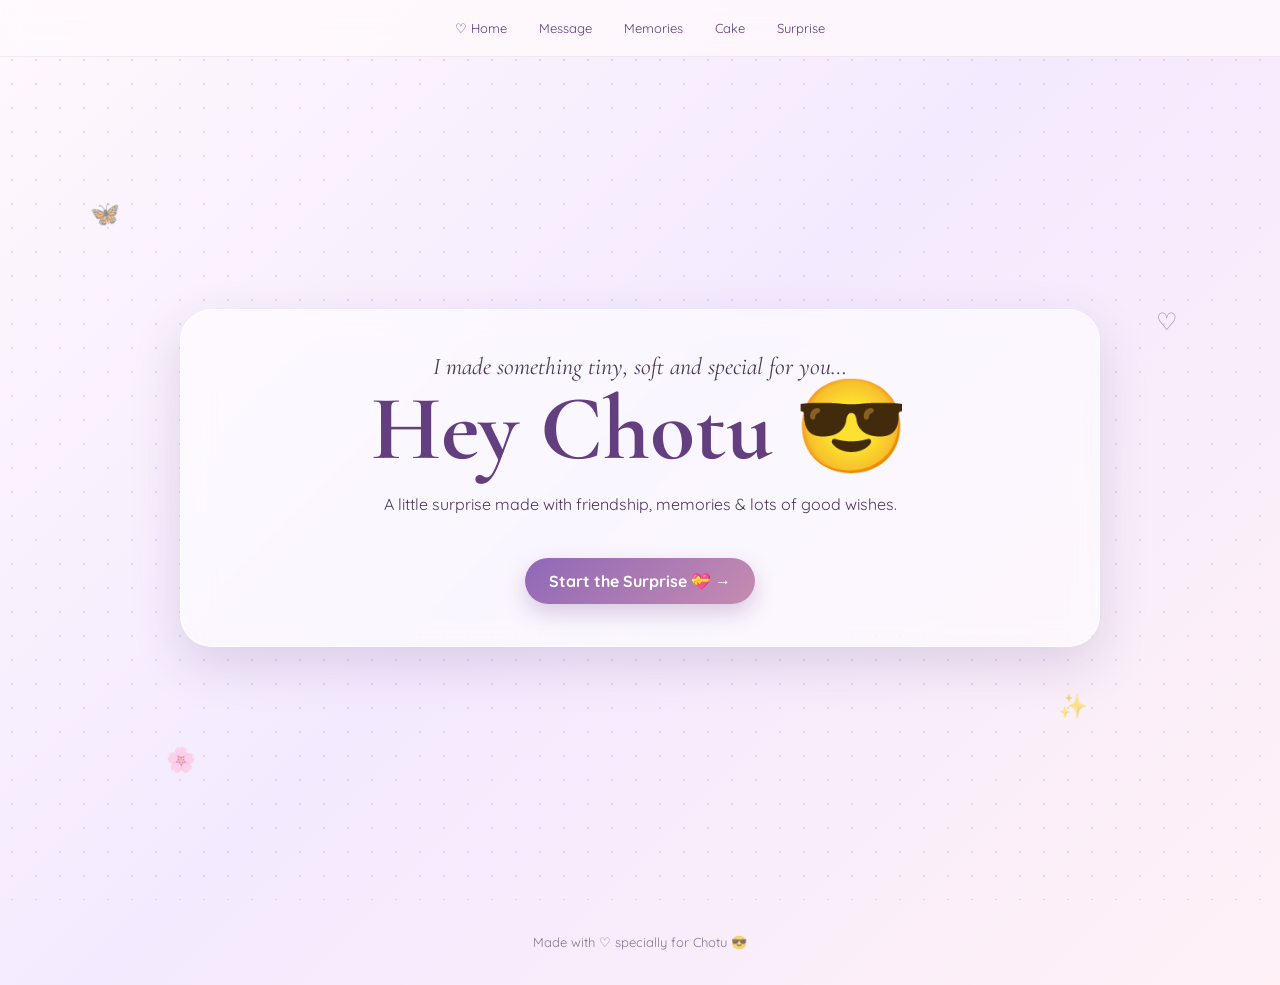
<file: index.html>
<!doctype html><html lang="en"><head><meta charset="utf-8"><meta name="viewport" content="width=device-width,initial-scale=1">
<title>Hey Chotu 😎</title><link rel="stylesheet" href="style.css"></head><body>
<div class="floating f1">🦋</div><div class="floating f2">♡</div><div class="floating f3">🌸</div><div class="floating f4">✨</div>
<nav><a href="index.html">♡ Home</a><a href="message.html">Message</a><a href="memories.html">Memories</a><a href="cake.html">Cake</a><a href="surprise.html">Surprise</a></nav><main class="hero"><div class="container"><div class="card"><div class="script" style="font-size:24px">I made something tiny, soft and special for you…</div><h1>Hey Chotu 😎</h1><div class="message"><p>A little surprise made with friendship, memories & lots of good wishes.</p></div><a class="btn" href="message.html">Start the Surprise 💝 →</a></div></div></main>
<footer>Made with ♡ specially for Chotu 😎</footer><script src="script.js"></script></body></html>
</file>
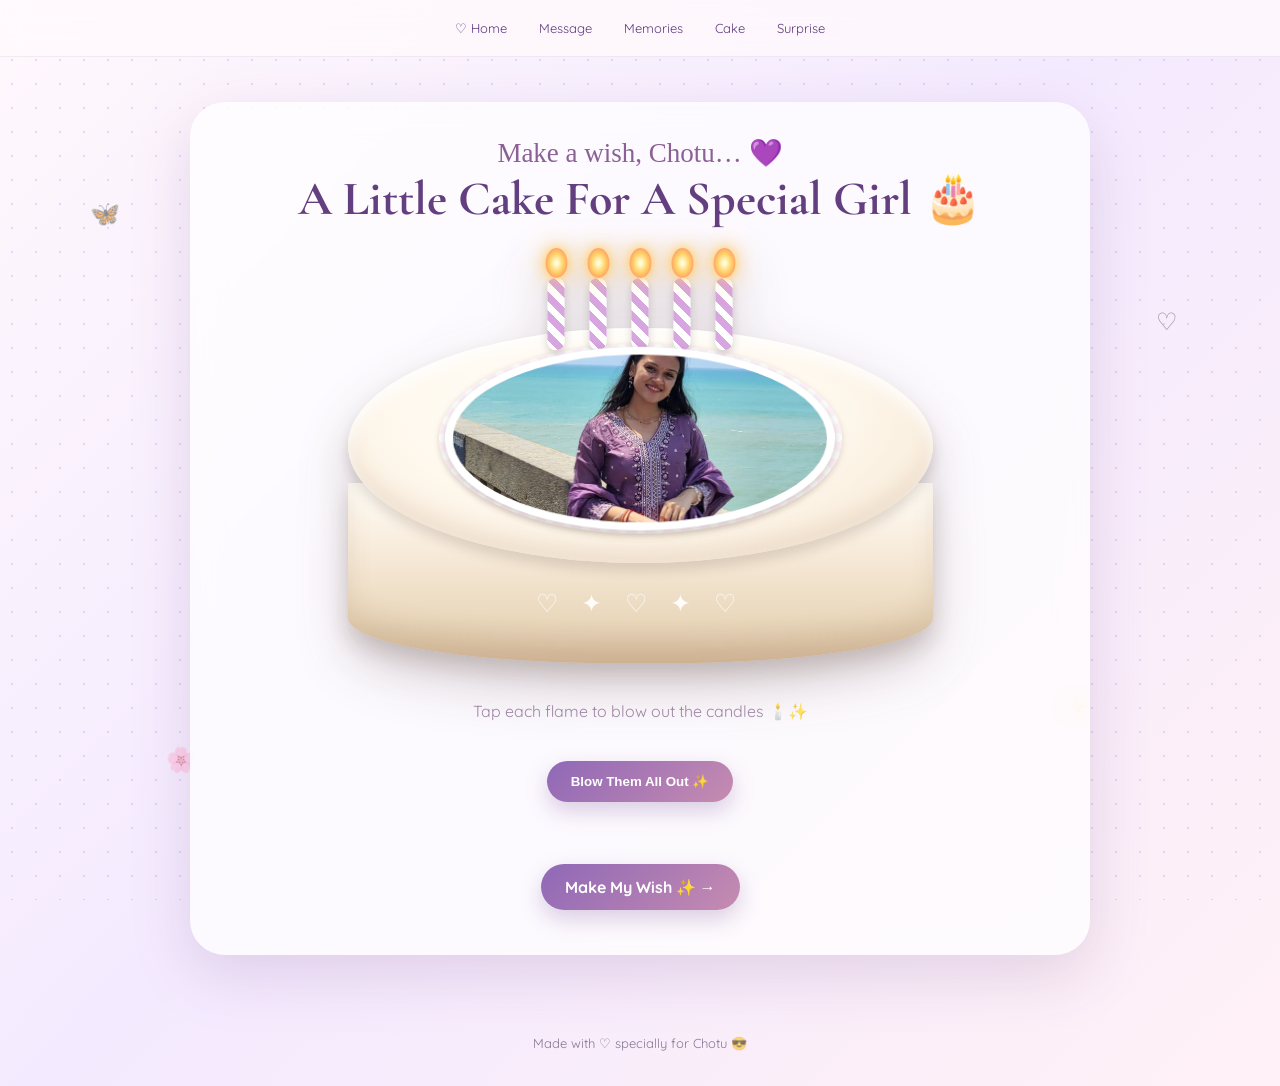
<file: cake.html>
<!doctype html>
<html lang="en">
<head>
<meta charset="utf-8">
<meta name="viewport" content="width=device-width,initial-scale=1">

<title>A Little Cake For A Special Girl 🎂</title>

<link rel="stylesheet" href="style.css">

<style>

/* =========================
   CAKE PAGE
========================= */

.cake-page{
  min-height:100vh;
  display:flex;
  justify-content:center;
  align-items:center;
  padding:45px 10px;
}

.cake-card{
  width:min(900px,96%);
  text-align:center;
  padding:35px 10px 45px;
  border-radius:35px;

  background:rgba(255,255,255,.72);
  backdrop-filter:blur(15px);

  box-shadow:0 20px 60px rgba(120,80,140,.18);
}

.cake-intro{
  font-family:cursive;
  font-size:clamp(20px,4vw,27px);
  color:#8b6095;
}

.cake-card h1{
  font-size:clamp(30px,6vw,48px);
  margin:8px 0 10px;
}


/* =========================
   CAKE CONTAINER
========================= */

.cake-wrap{
  margin-top:25px;
}

.cake{
  position:relative;

  width:min(650px,95vw);
  height:410px;

  margin:50px auto 5px;

  filter:drop-shadow(
    0 22px 25px rgba(70,40,30,.22)
  );
}


/* =========================
   CAKE BODY
========================= */

.layer.bottom{

  position:absolute;

  z-index:1;

  left:5%;
  bottom:20px;

  width:90%;
  height:180px;

  border-radius:
    0 0 45% 45% /
    0 0 25% 25%;

  background:
    linear-gradient(
      to bottom,
      #fffdf7 0%,
      #f8ecdc 35%,
      #ead8bd 75%,
      #d8bea0 100%
    );

  box-shadow:
    inset 0 -20px 25px rgba(120,80,40,.12),
    0 12px 20px rgba(70,40,25,.15);
}


/* =========================
   CAKE TOP OVAL
========================= */

.layer.top{

  position:absolute;

  z-index:4;

  left:5%;
  top:55px;

  width:90%;
  height:235px;

  border-radius:50%;

  background:
    radial-gradient(
      ellipse at 45% 35%,
      #fffefa 0%,
      #fff9ef 45%,
      #f4e3cd 100%
    );

  box-shadow:
    inset 0 8px 15px rgba(255,255,255,.95),
    inset 0 -12px 20px rgba(160,110,70,.13),
    0 8px 12px rgba(70,40,25,.15);
}


/* =========================
   PHOTO — PERFECT OVAL FIT
========================= */

.cake-photo{

  position:absolute;

  z-index:7;

  /*
     PHOTO SIZE MATCHES
     THE CAKE TOP
  */

  left:20%;
  top:72px;

  width:60%;
  height:185px;

  object-fit:cover;

  /*
     Same oval perspective
     as the cake surface
  */

  border-radius:50%;

  border:8px solid #fffdf8;

  box-shadow:
    0 2px 5px rgba(70,40,30,.20),
    inset 0 0 12px rgba(70,40,30,.10);

  /*
     Makes the image sit naturally
     inside the cake top
  */

  transform:
    perspective(900px)
    rotateX(7deg);

  transform-origin:center center;
}


/* =========================
   CREAM RING
   EXACTLY AROUND PHOTO
========================= */

.icing{

  position:absolute;

  z-index:8;

  pointer-events:none;

  left:19%;
  top:69px;

  width:62%;
  height:191px;

  border-radius:50%;

  border:9px dotted #ffffff;

  filter:
    drop-shadow(
      0 2px 3px rgba(80,50,30,.15)
    );

  transform:
    perspective(900px)
    rotateX(7deg);
}


/* Extra subtle cream line */

.icing::after{

  content:"";

  position:absolute;

  inset:3px;

  border-radius:50%;

  border:2px solid rgba(232,207,181,.7);
}


/* =========================
   CANDLES
========================= */

.candles{

  position:absolute;

  z-index:12;

  top:5px;
  left:50%;

  transform:translateX(-50%);

  display:flex;

  gap:25px;
}

.candle{

  position:relative;

  width:17px;
  height:72px;

  border-radius:8px;

  background:
    repeating-linear-gradient(
      45deg,
      #fff 0px,
      #fff 7px,
      #d7a5df 7px,
      #d7a5df 14px
    );

  box-shadow:
    0 4px 8px rgba(60,40,40,.20);
}


/* =========================
   FLAMES
========================= */

.flame{

  position:absolute;

  left:50%;
  top:-30px;

  width:22px;
  height:30px;

  transform:translateX(-50%);

  border-radius:50% 50% 50% 50%;

  background:
    radial-gradient(
      ellipse at center,
      #fffbd0 10%,
      #ffd166 45%,
      #ff9c68 75%
    );

  box-shadow:
    0 0 10px #ffd166,
    0 0 24px rgba(255,180,60,.7);

  animation:flicker .8s infinite alternate;
}

@keyframes flicker{

  from{
    transform:
      translateX(-50%)
      scale(1)
      rotate(-3deg);
  }

  to{
    transform:
      translateX(-50%)
      scale(1.12)
      rotate(3deg);
  }
}


/* =========================
   CAKE SIDE DECORATION
========================= */

.layer.bottom::after{

  content:"♡   ✦   ♡   ✦   ♡";

  position:absolute;

  left:0;
  right:0;
  bottom:45px;

  text-align:center;

  color:rgba(255,255,255,.9);

  font-size:25px;

  letter-spacing:8px;
}


/* =========================
   HINT
========================= */

.hint{

  color:#806286;

  font-size:16px;

  margin:18px 0;
}

#wishBtn{
  border:none;
  cursor:pointer;
}


/* =========================
   MOBILE
========================= */

@media(max-width:600px){

  .cake-card{
    padding:30px 4px 40px;
  }

  .cake{
    width:100%;
    height:340px;

    margin-top:35px;

    transform:scale(.92);
    transform-origin:top center;

    margin-bottom:-25px;
  }

  /*
     PHOTO REMAINS
     PROPERLY ALIGNED
  */

  .cake-photo{

    left:20%;

    top:69px;

    width:60%;

    height:154px;

    border-width:6px;

  }

  .icing{

    left:19%;

    top:66px;

    width:62%;

    height:160px;

    border-width:7px;
  }

  .candles{
    gap:15px;
  }

  .candle{
    width:13px;
    height:57px;
  }

}

/* =================================
   FINAL PHOTO FIX
   ================================= */

.cake-photo-visible {
  position: absolute !important;

  z-index: 999 !important;

  display: block !important;
  visibility: visible !important;
  opacity: 1 !important;

  left: 20% !important;
  top: 72px !important;

  width: 60% !important;
  height: 185px !important;

  object-fit: cover !important;

  border-radius: 50% !important;

  border: 8px solid #ffffff !important;

  background: #f5e9dc !important;

  box-sizing: border-box !important;

  box-shadow:
    0 3px 8px rgba(50,30,20,.25) !important;

  transform:
    perspective(900px)
    rotateX(7deg) !important;

  transform-origin: center center !important;
}


/* Keep photo visible on mobile */

@media(max-width:600px){

  .cake-photo-visible {
    left: 20% !important;
    top: 69px !important;

    width: 60% !important;
    height: 154px !important;

    border-width: 6px !important;
  }

}
/* =========================
   VERY SMALL PHONES
========================= */

@media(max-width:380px){

  .cake{
    transform:scale(.82);
    margin-bottom:-60px;
  }

}

</style>
</head>


<body>

<div class="floating f1">🦋</div>
<div class="floating f2">♡</div>
<div class="floating f3">🌸</div>
<div class="floating f4">✨</div>


<nav>
  <a href="index.html">♡ Home</a>
  <a href="message.html">Message</a>
  <a href="memories.html">Memories</a>
  <a href="cake.html">Cake</a>
  <a href="surprise.html">Surprise</a>
</nav>


<main class="cake-page">

<div class="cake-card">

  <div class="cake-intro">
    Make a wish, Chotu… 💜
  </div>

  <h1>
    A Little Cake For A Special Girl 🎂
  </h1>


  <div class="cake-wrap">

    <div class="cake">


      <!-- CAKE BODY -->
      <div class="layer bottom"></div>


      <!-- CAKE TOP -->
      <div class="layer top"></div>


      <!-- PHOTO INSIDE CAKE -->
       <img
  src="photo2.jpg"
  alt="Heni"
  class="cake-photo-visible"
>


      <!-- CREAM AROUND PHOTO -->
      <div class="icing"></div>


      <!-- CANDLES -->
      <div class="candles">

        <div class="candle">
          <span class="flame"></span>
        </div>

        <div class="candle">
          <span class="flame"></span>
        </div>

        <div class="candle">
          <span class="flame"></span>
        </div>

        <div class="candle">
          <span class="flame"></span>
        </div>

        <div class="candle">
          <span class="flame"></span>
        </div>

      </div>

    </div>


    <p class="hint">
      Tap each flame to blow out the candles 🕯️✨
    </p>


    <button class="btn" id="wishBtn">
      Blow Them All Out ✨
    </button>

  </div>


  <br><br>

  <a class="btn" href="surprise.html">
    Make My Wish ✨ →
  </a>

</div>

</main>


<footer>
  Made with ♡ specially for Chotu 😎
</footer>


<script src="script.js"></script>

</body>
</html>
</file>
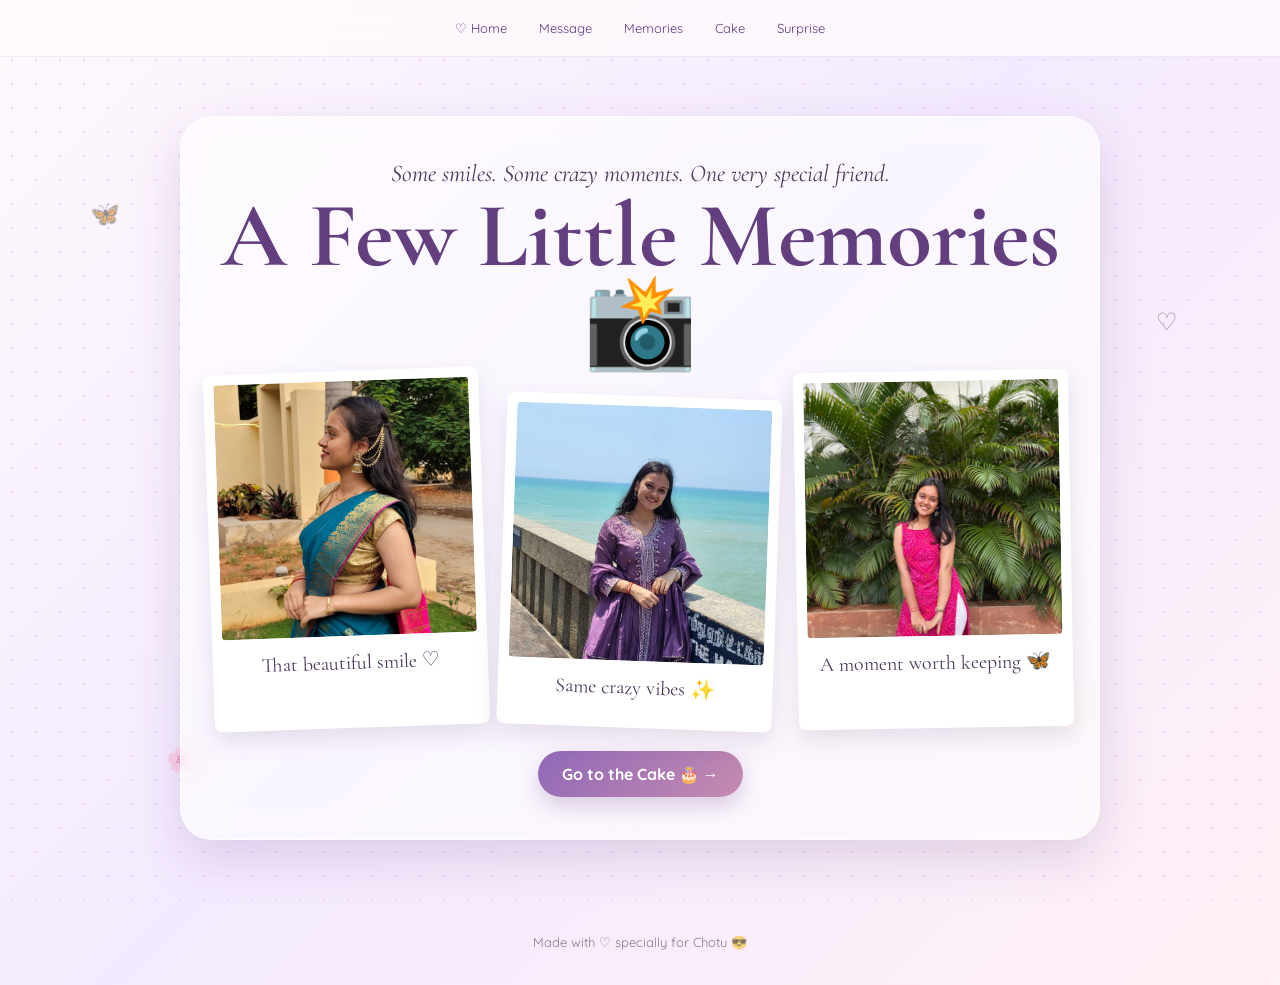
<file: memories.html>
<!doctype html><html lang="en"><head><meta charset="utf-8"><meta name="viewport" content="width=device-width,initial-scale=1">
<title>A Few Little Memories 📸</title><link rel="stylesheet" href="style.css"></head><body>
<div class="floating f1">🦋</div><div class="floating f2">♡</div><div class="floating f3">🌸</div><div class="floating f4">✨</div>
<nav><a href="index.html">♡ Home</a><a href="message.html">Message</a><a href="memories.html">Memories</a><a href="cake.html">Cake</a><a href="surprise.html">Surprise</a></nav><main class="hero"><div class="container"><div class="card"><div class="script" style="font-size:24px">Some smiles. Some crazy moments. One very special friend.</div><h1>A Few Little Memories 📸</h1><div class="gallery">
        <div class="photo"><img src="photo1.jpg" alt="Heni photo 1"><div class="caption">That beautiful smile ♡</div></div>
        <div class="photo"><img src="photo2.jpg" alt="Heni photo 2"><div class="caption">Same crazy vibes ✨</div></div>
        <div class="photo"><img src="photo3.jpg" alt="Heni photo 3"><div class="caption">A moment worth keeping 🦋</div></div>
        </div><a class="btn" href="cake.html">Go to the Cake 🎂 →</a></div></div></main>
<footer>Made with ♡ specially for Chotu 😎</footer><script src="script.js"></script></body></html>
</file>
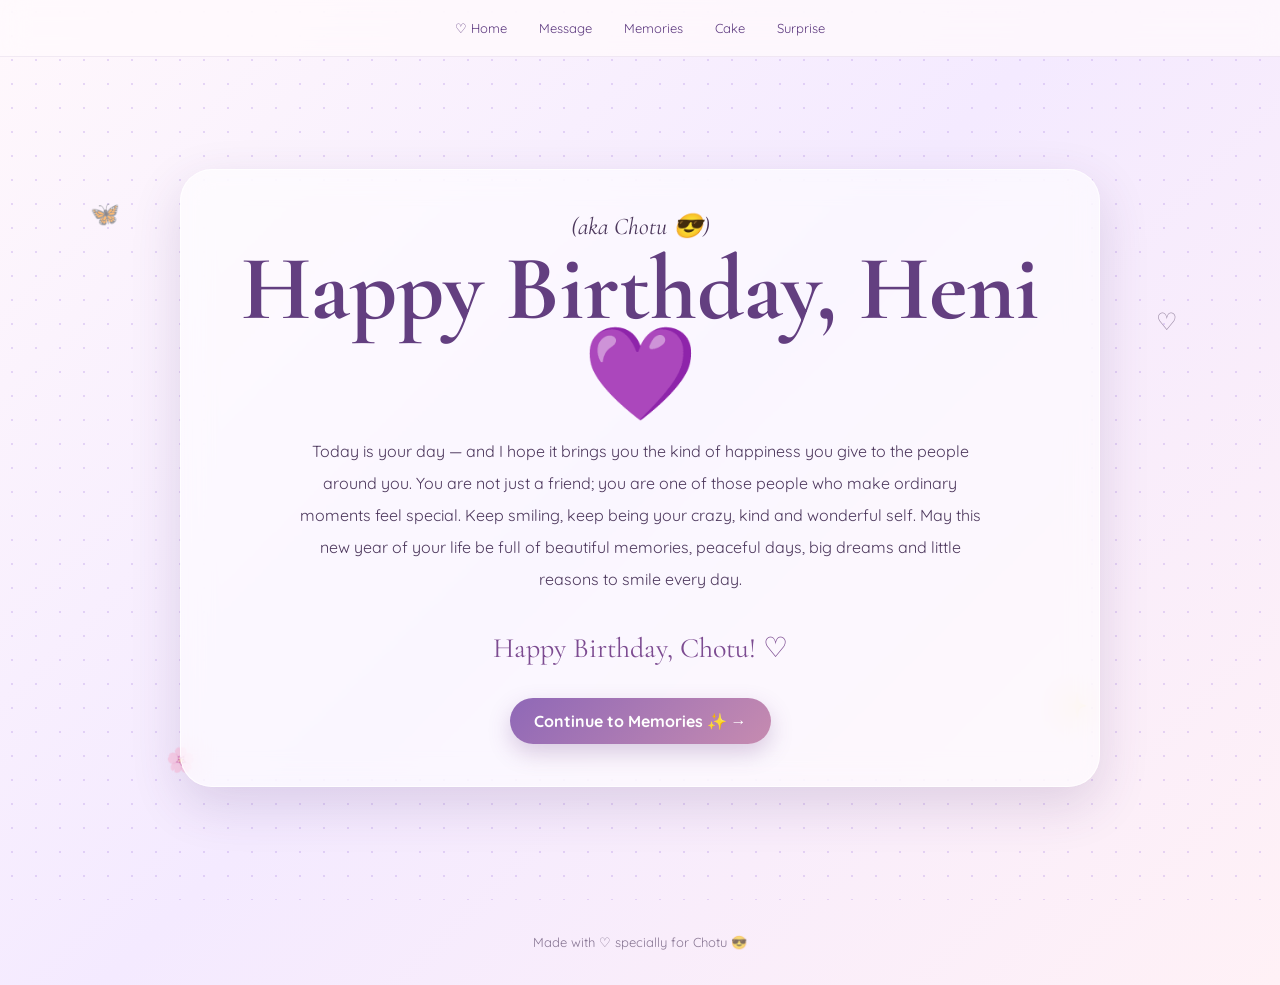
<file: message.html>
<!doctype html><html lang="en"><head><meta charset="utf-8"><meta name="viewport" content="width=device-width,initial-scale=1">
<title>Happy Birthday, Heni 💜</title><link rel="stylesheet" href="style.css"></head><body>
<div class="floating f1">🦋</div><div class="floating f2">♡</div><div class="floating f3">🌸</div><div class="floating f4">✨</div>
<nav><a href="index.html">♡ Home</a><a href="message.html">Message</a><a href="memories.html">Memories</a><a href="cake.html">Cake</a><a href="surprise.html">Surprise</a></nav><main class="hero"><div class="container"><div class="card"><div class="script" style="font-size:24px">(aka Chotu 😎)</div><h1>Happy Birthday, Heni 💜</h1><div class="message"><p>Today is your day — and I hope it brings you the kind of happiness you give to the people around you. You are not just a friend; you are one of those people who make ordinary moments feel special. Keep smiling, keep being your crazy, kind and wonderful self. May this new year of your life be full of beautiful memories, peaceful days, big dreams and little reasons to smile every day.</p><div class="signature">Happy Birthday, Chotu! ♡</div></div><a class="btn" href="memories.html">Continue to Memories ✨ →</a></div></div></main>
<footer>Made with ♡ specially for Chotu 😎</footer><script src="script.js"></script></body></html>
</file>
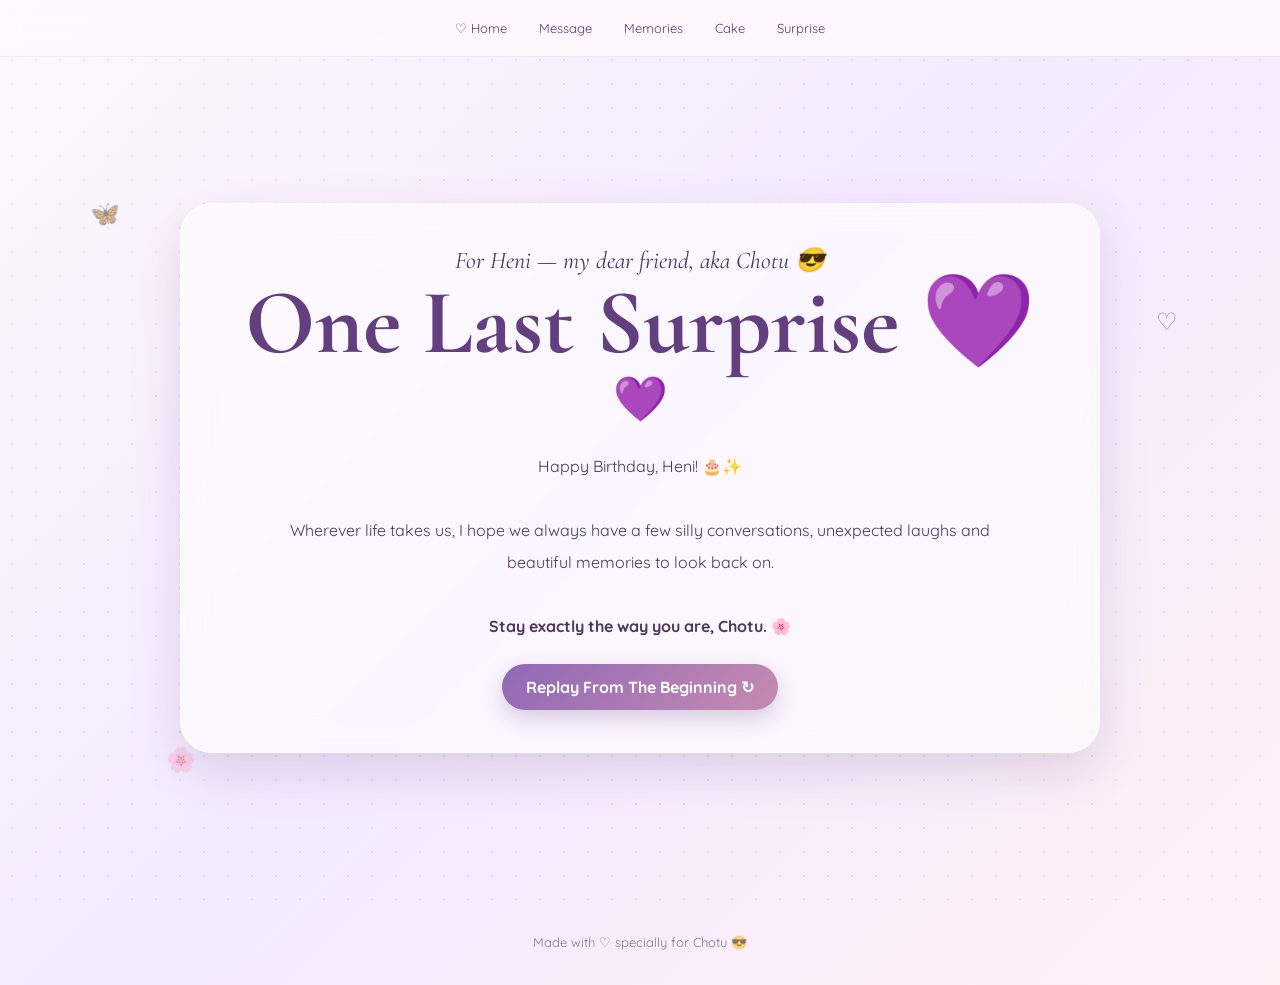
<file: surprise.html>
<!doctype html><html lang="en"><head><meta charset="utf-8"><meta name="viewport" content="width=device-width,initial-scale=1">
<title>One Last Surprise 💜</title><link rel="stylesheet" href="style.css"></head><body>
<div class="floating f1">🦋</div><div class="floating f2">♡</div><div class="floating f3">🌸</div><div class="floating f4">✨</div>
<nav><a href="index.html">♡ Home</a><a href="message.html">Message</a><a href="memories.html">Memories</a><a href="cake.html">Cake</a><a href="surprise.html">Surprise</a></nav><main class="hero"><div class="container"><div class="card"><div class="script" style="font-size:24px">For Heni — my dear friend, aka Chotu 😎</div><h1>One Last Surprise 💜</h1><div class="heart">💜</div><div id="surprise" style="display:block">
        <p class="message">Happy Birthday, Heni! 🎂✨<br><br>
        Wherever life takes us, I hope we always have a few silly conversations, unexpected laughs and beautiful memories to look back on.<br><br>
        <b>Stay exactly the way you are, Chotu. 🌸</b></p>
        </div><a class="btn" href="index.html">Replay From The Beginning ↻</a></div></div></main>
<footer>Made with ♡ specially for Chotu 😎</footer><script src="script.js"></script></body></html>
</file>
<file: style.css>
@import url('https://fonts.googleapis.com/css2?family=Cormorant+Garamond:wght@500;600;700&family=Quicksand:wght@400;500;600;700&display=swap');

:root{
  --lav:#b99be8; --deep:#5d397f; --pink:#f5c9dc; --cream:#fff8fb;
  --glass:rgba(255,255,255,.58); --shadow:0 18px 50px rgba(83,52,111,.16);
}
*{box-sizing:border-box}
html{scroll-behavior:smooth}
body{
  margin:0; min-height:100vh; color:#4d385d; font-family:Quicksand,sans-serif;
  background:linear-gradient(135deg,#fff8fc 0%,#f4eaff 48%,#fff1f6 100%);
  overflow-x:hidden;
}
body:before{
  content:""; position:fixed; inset:0; pointer-events:none; opacity:.35;
  background-image:radial-gradient(#b99be8 1px,transparent 1px);
  background-size:24px 24px;
}
nav{
  position:sticky; top:0; z-index:20; display:flex; justify-content:center; gap:8px;
  padding:12px 8px; background:rgba(255,250,253,.76); backdrop-filter:blur(14px);
  border-bottom:1px solid rgba(120,80,150,.1);
}
nav a{color:var(--deep); text-decoration:none; padding:8px 12px; border-radius:20px; font-size:13px}
nav a:hover,nav a.active{background:#eadcf8}
.container{width:min(920px,92%); margin:auto}
.hero{min-height:calc(100vh - 58px); display:grid; place-items:center; text-align:center; position:relative}
.card{
  background:var(--glass); border:1px solid rgba(255,255,255,.75); border-radius:32px;
  padding:42px 28px; box-shadow:var(--shadow); backdrop-filter:blur(15px);
}
.script{font-family:"Cormorant Garamond",serif; font-style:italic}
h1{font-family:"Cormorant Garamond",serif; font-size:clamp(48px,13vw,92px); margin:4px 0; color:#633f80; line-height:.95}
h2{font-family:"Cormorant Garamond",serif; font-size:clamp(34px,8vw,58px); margin:8px 0 18px; color:#68417f}
.subtitle{font-size:18px; line-height:1.7}
.btn{
  display:inline-block; border:0; cursor:pointer; margin-top:22px; padding:13px 24px;
  border-radius:30px; color:white; background:linear-gradient(135deg,#8f68b7,#c68bb0);
  box-shadow:0 9px 22px rgba(111,68,139,.25); text-decoration:none; font-weight:700;
}
.floating{position:fixed; z-index:0; animation:float 5s ease-in-out infinite; opacity:.55; font-size:24px}
.f1{left:7%;top:22%}.f2{right:8%;top:34%;animation-delay:1s}.f3{left:13%;bottom:14%;animation-delay:2s}.f4{right:15%;bottom:20%;animation-delay:3s}
@keyframes float{50%{transform:translateY(-18px) rotate(7deg)}}
section{padding:70px 0}
.message{text-align:center; max-width:700px; margin:auto; line-height:2; font-size:16px}
.signature{margin-top:25px;font-family:"Cormorant Garamond",serif;font-size:28px;color:#7c4b91}
.gallery{display:grid;grid-template-columns:repeat(3,1fr);gap:18px}
.photo{
  background:white;padding:10px 10px 28px;border-radius:8px;box-shadow:0 10px 25px rgba(70,40,90,.13);
  transform:rotate(-2deg);transition:.3s;cursor:pointer
}
.photo:nth-child(2){transform:rotate(2deg);margin-top:25px}.photo:nth-child(3){transform:rotate(-1deg)}
.photo:hover{transform:translateY(-8px) rotate(0)}
.photo img{width:100%;aspect-ratio:1/1;object-fit:cover;border-radius:4px;background:#eadcf5}
.caption{text-align:center;margin-top:10px;font-family:"Cormorant Garamond",serif;font-size:20px}
.cake-wrap{text-align:center}
.cake{
  position:relative;width:min(330px,80vw);height:205px;margin:80px auto 25px;
}
.layer{position:absolute;left:5%;width:90%;height:75px;border-radius:18px 18px 24px 24px;background:linear-gradient(#f8c8df,#e8a9c9);box-shadow:inset 0 -8px rgba(170,91,137,.08),0 14px 25px rgba(100,60,110,.16)}
.layer.bottom{bottom:0}.layer.top{bottom:55px;width:82%;left:9%;background:linear-gradient(#e7c9f5,#d7a9e7)}
.icing{position:absolute;bottom:105px;left:9%;width:82%;height:22px;border-radius:50%;background:#fff3fa}
.cake-photo{position:absolute;z-index:4;bottom:74px;left:50%;transform:translateX(-50%);width:92px;height:92px;border-radius:50%;object-fit:cover;border:5px solid #fff;box-shadow:0 5px 18px #80558d55;background:#eadcf5}
.candles{position:absolute;z-index:5;left:0;right:0;bottom:125px;display:flex;justify-content:center;gap:34px}
.candle{width:11px;height:48px;background:repeating-linear-gradient(90deg,#f8a9c9 0 4px,#fff 4px 8px);border-radius:5px;position:relative}
.flame{position:absolute;left:1px;top:-20px;width:10px;height:17px;background:#ffd36e;border-radius:50% 50% 45% 45%;box-shadow:0 0 15px #ffd36e;animation:flicker .45s infinite alternate;cursor:pointer}
.flame.off{display:none}
@keyframes flicker{to{transform:scale(.8) rotate(4deg)}}
.hint{font-size:14px;opacity:.75}
.final{text-align:center}
#surprise{display:none;margin-top:25px;animation:pop .8s ease}
@keyframes pop{from{opacity:0;transform:scale(.8)}to{opacity:1;transform:scale(1)}}
.heart{font-size:44px;animation:pulse 1.2s infinite}
@keyframes pulse{50%{transform:scale(1.15)}}
footer{text-align:center;padding:35px 0;opacity:.65;font-size:13px}
@media(max-width:650px){nav{gap:0;overflow-x:auto;justify-content:flex-start}nav a{white-space:nowrap;font-size:12px}.card{padding:32px 18px}.gallery{grid-template-columns:1fr;max-width:320px;margin:auto}.photo:nth-child(2){margin-top:0}.cake{margin-top:65px}}
</file>
